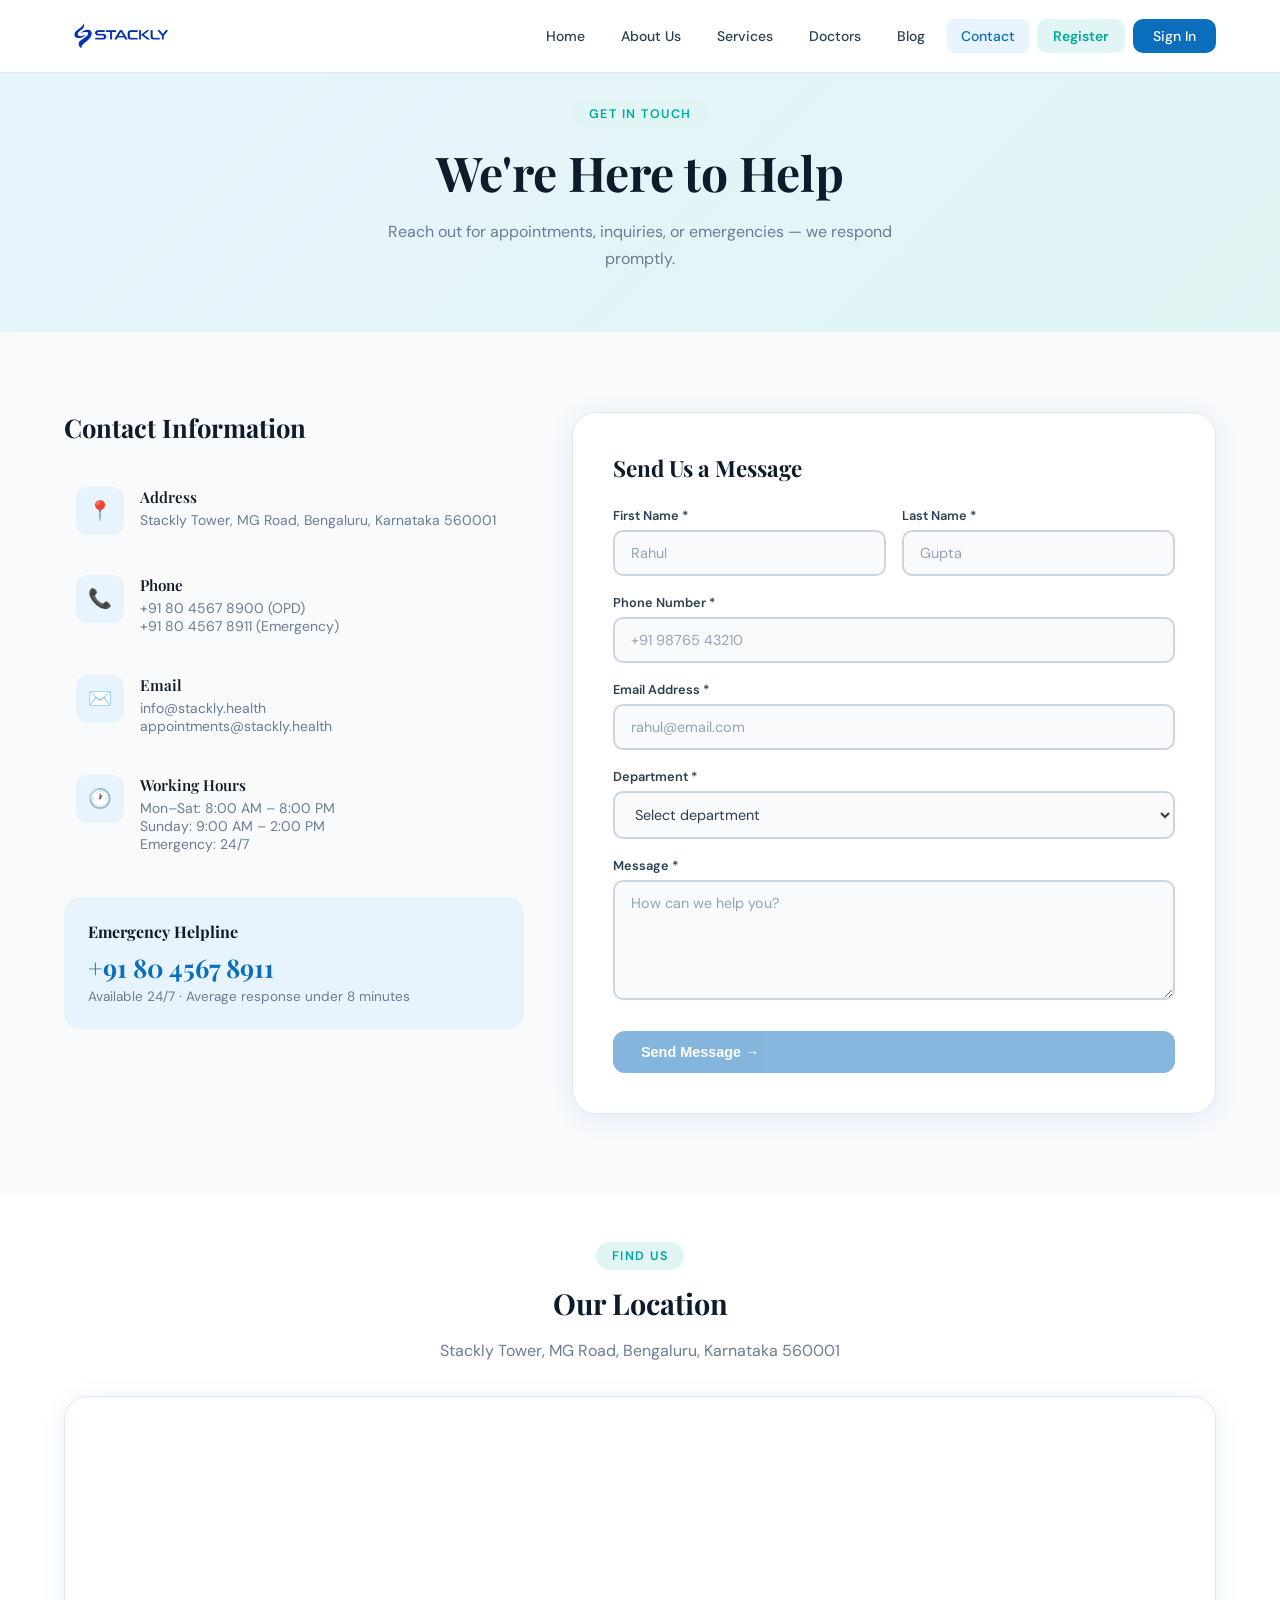
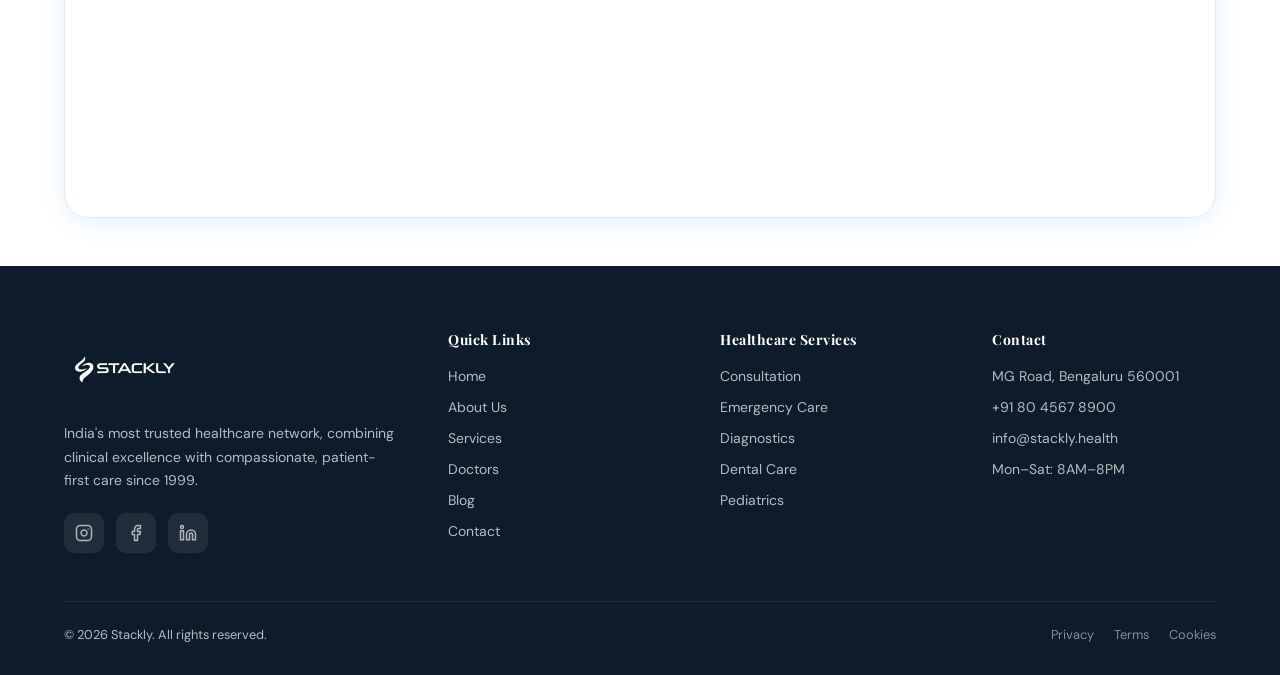
<file: contact.html>
﻿
<!DOCTYPE html>
<html lang="en">
<head>
<meta charset="UTF-8">
<meta name="viewport" content="width=device-width, initial-scale=1.0">
<meta name="description" content="Contact Stackly – Reach our team for appointments, inquiries, or emergencies.">
<title>Contact Us | Stackly</title>
<link rel="preconnect" href="https://fonts.googleapis.com">
<link href="https://fonts.googleapis.com/css2?family=Playfair+Display:wght@400;600;700&family=DM+Sans:wght@300;400;500;600&display=swap" rel="stylesheet">
<link rel="stylesheet" href="styles.css">
<style>
  .contact-info-item { display:flex; gap:16px; align-items:flex-start; margin-bottom:8px; }
  .contact-info-item:hover .contact-icon { background:var(--primary); color:#fff; }
  .contact-form-card { background:#fff; border-radius:var(--radius-lg); border:1px solid var(--border); padding:40px; box-shadow:var(--shadow); }
</style>
</head>
<body>

<!-- NAV -->
<nav id="mainNav">
  <div class="nav-inner">
    <a class="nav-logo" href="index.html"><img src="stackly-logo.webp" alt="Stackly" class="nav-logo-img"></a>
    <div class="nav-links">
      <a href="index.html">Home</a>
      <a href="about.html">About Us</a>
      <a href="services.html">Services</a>
      <a href="doctors.html">Doctors</a>
      <a href="blog.html">Blog</a>
      <a href="contact.html" class="active">Contact</a>
      <a href="register.html" class="nav-register">Register</a>
      <a href="signin.html" class="nav-signin">Sign In</a>
    </div>
    <button class="hamburger" onclick="toggleMenu()" aria-label="Menu">
      <span></span><span></span><span></span>
    </button>
  </div>
  <div class="mobile-menu" id="mobileMenu">
    <a href="index.html">Home</a>
    <a href="about.html">About Us</a>
    <a href="services.html">Services</a>
    <a href="doctors.html">Doctors</a>
    <a href="blog.html">Blog</a>
    <a href="contact.html">Contact</a>
    <a href="register.html">Register</a>
    <a href="signin.html">Sign In</a>
  </div>
</nav>

<!-- PAGE HEADER -->
<div style="background:linear-gradient(135deg,var(--primary-light),var(--teal-light));padding:100px 0 60px;">
  <div class="container text-center">
    <div class="section-label">Get In Touch</div>
    <h1 class="section-title" style="font-size:clamp(2rem,5vw,3rem);">We're Here to Help</h1>
    <p class="section-sub" style="margin:0 auto;">Reach out for appointments, inquiries, or emergencies — we respond promptly.</p>
  </div>
</div>

<!-- CONTACT CONTENT -->
<section>
  <div class="container">
    <div class="contact-grid">
      <div data-aos="fade-right">
        <h2 class="section-title" style="font-size:1.6rem;margin-bottom:32px;">Contact Information</h2>
        <div class="contact-info-item">
          <div class="contact-icon">📍</div>
          <div><h4>Address</h4><p>Stackly Tower, MG Road, Bengaluru, Karnataka 560001</p></div>
        </div>
        <div class="contact-info-item">
          <div class="contact-icon">📞</div>
          <div><h4>Phone</h4><p>+91 80 4567 8900 (OPD)<br>+91 80 4567 8911 (Emergency)</p></div>
        </div>
        <div class="contact-info-item">
          <div class="contact-icon">✉️</div>
          <div><h4>Email</h4><p>info@stackly.health<br>appointments@stackly.health</p></div>
        </div>
        <div class="contact-info-item">
          <div class="contact-icon">🕐</div>
          <div><h4>Working Hours</h4><p>Mon–Sat: 8:00 AM – 8:00 PM<br>Sunday: 9:00 AM – 2:00 PM<br>Emergency: 24/7</p></div>
        </div>

        <div style="margin-top:32px;background:var(--primary-light);border-radius:var(--radius);padding:24px;">
          <h4 style="color:var(--dark);margin-bottom:8px;">Emergency Helpline</h4>
          <p style="font-size:1.6rem;font-weight:700;color:var(--primary);font-family:'Playfair Display',serif;">+91 80 4567 8911</p>
          <p style="font-size:0.85rem;color:var(--text-light);margin-top:4px;">Available 24/7 · Average response under 8 minutes</p>
        </div>
      </div>

      <div data-aos="fade-left">
        <div class="contact-form-card">
          <h3 style="font-size:1.4rem;color:var(--dark);margin-bottom:24px;">Send Us a Message</h3>
          <div class="form-row">
            <div class="form-group">
              <label>First Name *</label>
              <input type="text" id="c-fname" placeholder="Rahul" oninput="validateName(this)" onkeydown="return /[a-zA-Z\s]/.test(event.key)||event.key==='Backspace'||event.key==='Delete'">
            </div>
            <div class="form-group">
              <label>Last Name *</label>
              <input type="text" id="c-lname" placeholder="Gupta" oninput="validateName(this)" onkeydown="return /[a-zA-Z\s]/.test(event.key)||event.key==='Backspace'||event.key==='Delete'">
            </div>
          </div>
          <div class="form-group">
            <label>Phone Number *</label>
            <input type="tel" id="c-phone" placeholder="+91 98765 43210" maxlength="15" oninput="checkContactForm()" onkeydown="return /[\d\s\+\-\(\)]/.test(event.key)||event.key==='Backspace'||event.key==='Delete'">
            <div id="c-phone-error">Please enter a valid phone number with at least 10 digits.</div>
          </div>
          <div class="form-group">
            <label>Email Address *</label>
            <input type="email" id="c-email" placeholder="rahul@email.com" oninput="checkContactForm()">
          </div>
          <div class="form-group">
            <label>Department *</label>
            <select id="c-dept" oninput="checkContactForm()">
              <option value="">Select department</option>
              <option>Cardiology</option>
              <option>Neurology</option>
              <option>Orthopedics</option>
              <option>Pediatrics</option>
              <option>Dental Care</option>
              <option>General Medicine</option>
              <option>Emergency</option>
            </select>
          </div>
          <div class="form-group">
            <label>Message *</label>
            <textarea id="c-msg" placeholder="How can we help you?" oninput="checkContactForm()"></textarea>
          </div>
          <button class="btn btn-primary submit-btn" id="contactSendBtn" disabled onclick="submitContact()">Send Message →</button>
        </div>
      </div>
    </div>
  </div>
</section>

<!-- GOOGLE MAPS SECTION -->
<section class="map-section">
  <div class="container">
    <div class="text-center" style="margin-bottom:32px;" data-aos="fade-up">
      <div class="section-label">Find Us</div>
      <h2 class="section-title" style="font-size:1.8rem;">Our Location</h2>
      <p class="section-sub" style="margin:0 auto;">Stackly Tower, MG Road, Bengaluru, Karnataka 560001</p>
    </div>
    <div class="map-container" data-aos="fade-up" data-aos-delay="100">
      <iframe
        src="https://maps.google.com/maps?q=MG+Road,+Bengaluru,+Karnataka+560001&output=embed&z=15"
        width="100%" height="420" style="border:0;" allowfullscreen="" loading="lazy"
        referrerpolicy="no-referrer-when-downgrade" title="Stackly Healthcare – MG Road, Bengaluru">
      </iframe>
    </div>
  </div>
</section>

<!-- FOOTER -->
<footer>
  <div class="container">
    <div class="footer-grid">
      <div class="footer-brand">
        <a href="index.html"><img src="stackly-logo.webp" alt="Stackly" class="footer-logo-img"></a>
        <p>India's most trusted healthcare network, combining clinical excellence with compassionate, patient-first care since 1999.</p>
        <div class="social-icons">
          <a href="404.html" class="social-icon" title="Instagram" aria-label="Instagram"><svg xmlns="http://www.w3.org/2000/svg" width="18" height="18" viewBox="0 0 24 24" fill="none" stroke="currentColor" stroke-width="2" stroke-linecap="round" stroke-linejoin="round"><rect x="2" y="2" width="20" height="20" rx="5" ry="5"/><path d="M16 11.37A4 4 0 1 1 12.63 8 4 4 0 0 1 16 11.37z"/><line x1="17.5" y1="6.5" x2="17.51" y2="6.5"/></svg></a>
          <a href="404.html" class="social-icon" title="Facebook" aria-label="Facebook"><svg xmlns="http://www.w3.org/2000/svg" width="18" height="18" viewBox="0 0 24 24" fill="none" stroke="currentColor" stroke-width="2" stroke-linecap="round" stroke-linejoin="round"><path d="M18 2h-3a5 5 0 0 0-5 5v3H7v4h3v8h4v-8h3l1-4h-4V7a1 1 0 0 1 1-1h3z"/></svg></a>
          <a href="404.html" class="social-icon" title="LinkedIn" aria-label="LinkedIn"><svg xmlns="http://www.w3.org/2000/svg" width="18" height="18" viewBox="0 0 24 24" fill="none" stroke="currentColor" stroke-width="2" stroke-linecap="round" stroke-linejoin="round"><path d="M16 8a6 6 0 0 1 6 6v7h-4v-7a2 2 0 0 0-2-2 2 2 0 0 0-2 2v7h-4v-7a6 6 0 0 1 6-6z"/><rect x="2" y="9" width="4" height="12"/><circle cx="4" cy="4" r="2"/></svg></a>
        </div>
      </div>
      <div class="footer-col">
        <h4>Quick Links</h4>
        <ul>
          <li><a href="index.html">Home</a></li>
          <li><a href="about.html">About Us</a></li>
          <li><a href="services.html">Services</a></li>
          <li><a href="doctors.html">Doctors</a></li>
          <li><a href="blog.html">Blog</a></li>
          <li><a href="contact.html">Contact</a></li>
        </ul>
      </div>
      <div class="footer-col">
        <h4>Healthcare Services</h4>
        <ul>
          <li><a href="404.html">Consultation</a></li>
          <li><a href="404.html">Emergency Care</a></li>
          <li><a href="404.html">Diagnostics</a></li>
          <li><a href="404.html">Dental Care</a></li>
          <li><a href="404.html">Pediatrics</a></li>
        </ul>
      </div>
      <div class="footer-col">
        <h4>Contact</h4>
        <ul>
          <li><a ="#">MG Road, Bengaluru 560001</a></li>
          <li><a ="#">+91 80 4567 8900</a></li>
          <li><a ="#">info@stackly.health</a></li>
          <li><a ="#">Mon–Sat: 8AM–8PM</a></li>
        </ul>
      </div>
    </div>
    <div class="footer-bottom">
      <span>© 2026 Stackly. All rights reserved.</span>
      <div class="footer-legal-links" style="display:flex;gap:20px;">
        <a href="404.html" style="color:rgba(255,255,255,0.5);font-size:0.8rem;transition:color 0.3s;">Privacy</a>
        <a href="404.html" style="color:rgba(255,255,255,0.5);font-size:0.8rem;transition:color 0.3s;">Terms</a>
        <a href="404.html" style="color:rgba(255,255,255,0.5);font-size:0.8rem;transition:color 0.3s;">Cookies</a>
      </div>
    </div>
  </div>
</footer>

<script src="script.js"></script>
</body>
</html>
</file>
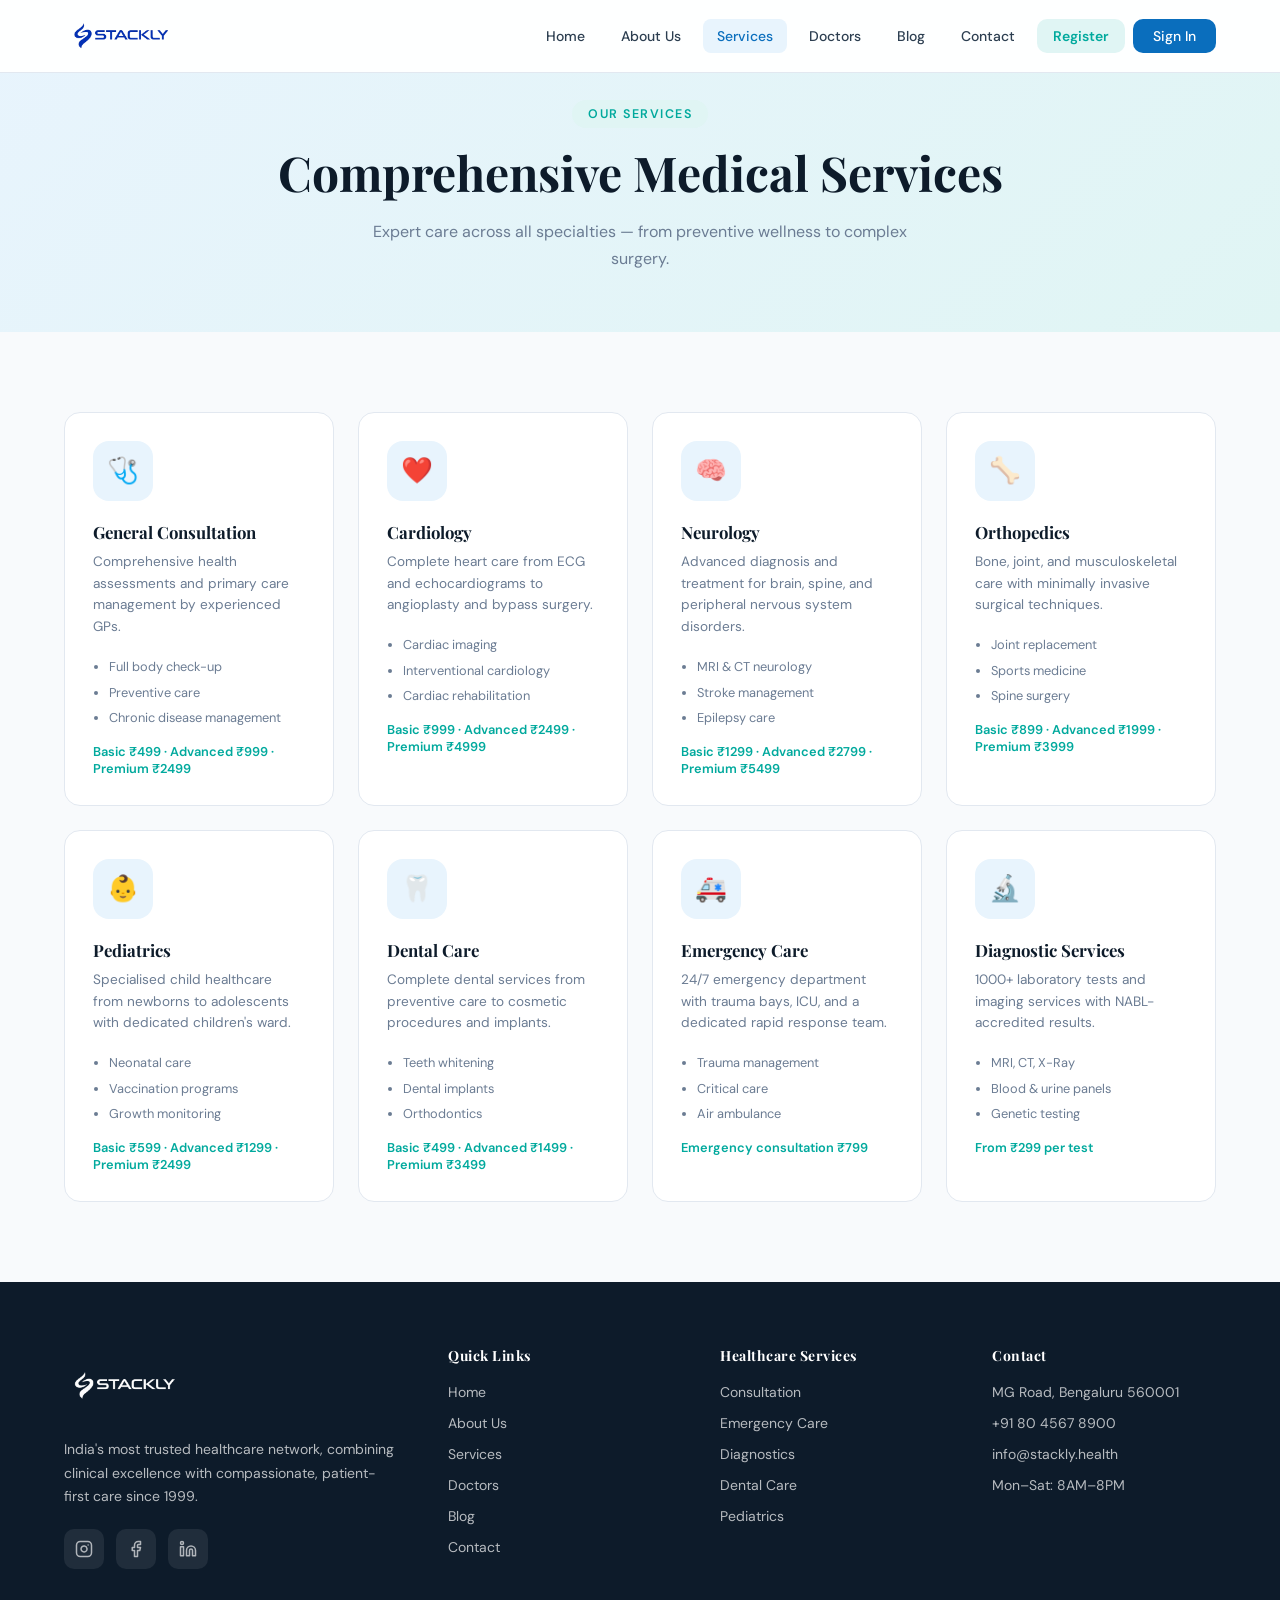
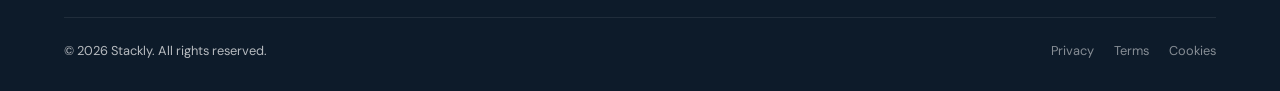
<file: services.html>
﻿
<!DOCTYPE html>
<html lang="en">
<head>
<meta charset="UTF-8">
<meta name="viewport" content="width=device-width, initial-scale=1.0">
<meta name="description" content="Stackly Healthcare Services – Expert care across all specialties from preventive wellness to complex surgery.">
<title>Services | Stackly</title>
<link rel="preconnect" href="https://fonts.googleapis.com">
<link href="https://fonts.googleapis.com/css2?family=Playfair+Display:wght@400;600;700&family=DM+Sans:wght@300;400;500;600&display=swap" rel="stylesheet">
<link rel="stylesheet" href="styles.css">
</head>
<body>

<!-- NAV -->
<nav id="mainNav">
  <div class="nav-inner">
    <a class="nav-logo" href="index.html"><img src="stackly-logo.webp" alt="Stackly" class="nav-logo-img"></a>
    <div class="nav-links">
      <a href="index.html">Home</a>
      <a href="about.html">About Us</a>
      <a href="services.html" class="active">Services</a>
      <a href="doctors.html">Doctors</a>
      <a href="blog.html">Blog</a>
      <a href="contact.html">Contact</a>
      <a href="register.html" class="nav-register">Register</a>
      <a href="signin.html" class="nav-signin">Sign In</a>
    </div>
    <button class="hamburger" onclick="toggleMenu()" aria-label="Menu">
      <span></span><span></span><span></span>
    </button>
  </div>
  <div class="mobile-menu" id="mobileMenu">
    <a href="index.html">Home</a>
    <a href="about.html">About Us</a>
    <a href="services.html">Services</a>
    <a href="doctors.html">Doctors</a>
    <a href="blog.html">Blog</a>
    <a href="contact.html">Contact</a>
    <a href="register.html">Register</a>
    <a href="signin.html">Sign In</a>
  </div>
</nav>

<!-- PAGE HEADER -->
<div style="background:linear-gradient(135deg,var(--primary-light),var(--teal-light));padding:100px 0 60px;">
  <div class="container text-center">
    <div class="section-label">Our Services</div>
    <h1 class="section-title" style="font-size:clamp(2rem,5vw,3rem);">Comprehensive Medical Services</h1>
    <p class="section-sub" style="margin:0 auto;">Expert care across all specialties — from preventive wellness to complex surgery.</p>
  </div>
</div>

<!-- SERVICES GRID -->
<section>
  <div class="container">
    <div class="services-grid">
  
      <div class="service-card" data-aos="fade-up">
        <div class="service-icon">🩺</div>
        <h3>General Consultation</h3>
        <p>Comprehensive health assessments and primary care management by experienced GPs.</p>
  
        <ul style="font-size:0.8rem;color:var(--text-light);margin:12px 0;padding-left:16px;line-height:2;">
          <li>Full body check-up</li>
          <li>Preventive care</li>
          <li>Chronic disease management</li>
        </ul>
  
        <div class="service-price">
          <a href="404.html">Basic ₹499</a> ·
          <a href="404.html">Advanced ₹999</a> ·
          <a href="404.html">Premium ₹2499</a>
        </div>
      </div>
  
      <div class="service-card" data-aos="fade-up" data-aos-delay="100">
        <div class="service-icon">❤️</div>
        <h3>Cardiology</h3>
        <p>Complete heart care from ECG and echocardiograms to angioplasty and bypass surgery.</p>
  
        <ul style="font-size:0.8rem;color:var(--text-light);margin:12px 0;padding-left:16px;line-height:2;">
          <li>Cardiac imaging</li>
          <li>Interventional cardiology</li>
          <li>Cardiac rehabilitation</li>
        </ul>
  
        <div class="service-price">
          <a href="404.html">Basic ₹999</a> ·
          <a href="404.html">Advanced ₹2499</a> ·
          <a href="404.html">Premium ₹4999</a>
        </div>
      </div>
  
      <div class="service-card" data-aos="fade-up" data-aos-delay="200">
        <div class="service-icon">🧠</div>
        <h3>Neurology</h3>
        <p>Advanced diagnosis and treatment for brain, spine, and peripheral nervous system disorders.</p>
  
        <ul style="font-size:0.8rem;color:var(--text-light);margin:12px 0;padding-left:16px;line-height:2;">
          <li>MRI & CT neurology</li>
          <li>Stroke management</li>
          <li>Epilepsy care</li>
        </ul>
  
        <div class="service-price">
          <a href="404.html">Basic ₹1299</a> ·
          <a href="404.html">Advanced ₹2799</a> ·
          <a href="404.html">Premium ₹5499</a>
        </div>
      </div>
  
      <div class="service-card" data-aos="fade-up" data-aos-delay="300">
        <div class="service-icon">🦴</div>
        <h3>Orthopedics</h3>
        <p>Bone, joint, and musculoskeletal care with minimally invasive surgical techniques.</p>
  
        <ul style="font-size:0.8rem;color:var(--text-light);margin:12px 0;padding-left:16px;line-height:2;">
          <li>Joint replacement</li>
          <li>Sports medicine</li>
          <li>Spine surgery</li>
        </ul>
  
        <div class="service-price">
          <a href="404.html">Basic ₹899</a> ·
          <a href="404.html">Advanced ₹1999</a> ·
          <a href="404.html">Premium ₹3999</a>
        </div>
      </div>
  
      <div class="service-card" data-aos="fade-up">
        <div class="service-icon">👶</div>
        <h3>Pediatrics</h3>
        <p>Specialised child healthcare from newborns to adolescents with dedicated children's ward.</p>
  
        <ul style="font-size:0.8rem;color:var(--text-light);margin:12px 0;padding-left:16px;line-height:2;">
          <li>Neonatal care</li>
          <li>Vaccination programs</li>
          <li>Growth monitoring</li>
        </ul>
  
        <div class="service-price">
          <a href="404.html">Basic ₹599</a> ·
          <a href="404.html">Advanced ₹1299</a> ·
          <a href="404.html">Premium ₹2499</a>
        </div>
      </div>
  
      <div class="service-card" data-aos="fade-up" data-aos-delay="100">
        <div class="service-icon">🦷</div>
        <h3>Dental Care</h3>
        <p>Complete dental services from preventive care to cosmetic procedures and implants.</p>
  
        <ul style="font-size:0.8rem;color:var(--text-light);margin:12px 0;padding-left:16px;line-height:2;">
          <li>Teeth whitening</li>
          <li>Dental implants</li>
          <li>Orthodontics</li>
        </ul>
  
        <div class="service-price">
          <a href="404.html">Basic ₹499</a> ·
          <a href="404.html">Advanced ₹1499</a> ·
          <a href="404.html">Premium ₹3499</a>
        </div>
      </div>
  
      <div class="service-card" data-aos="fade-up" data-aos-delay="200">
        <div class="service-icon">🚑</div>
        <h3>Emergency Care</h3>
        <p>24/7 emergency department with trauma bays, ICU, and a dedicated rapid response team.</p>
  
        <ul style="font-size:0.8rem;color:var(--text-light);margin:12px 0;padding-left:16px;line-height:2;">
          <li>Trauma management</li>
          <li>Critical care</li>
          <li>Air ambulance</li>
        </ul>
  
        <div class="service-price">
          <a href="404.html">Emergency consultation ₹799</a>
        </div>
      </div>
  
      <div class="service-card" data-aos="fade-up" data-aos-delay="300">
        <div class="service-icon">🔬</div>
        <h3>Diagnostic Services</h3>
        <p>1000+ laboratory tests and imaging services with NABL-accredited results.</p>
  
        <ul style="font-size:0.8rem;color:var(--text-light);margin:12px 0;padding-left:16px;line-height:2;">
          <li>MRI, CT, X-Ray</li>
          <li>Blood & urine panels</li>
          <li>Genetic testing</li>
        </ul>
  
        <div class="service-price">
          <a href="404.html">From ₹299 per test</a>
        </div>
      </div>
  
    </div>
  </div>
  </div>
</section>

<!-- FOOTER -->
<footer>
  <div class="container">
    <div class="footer-grid">
      <div class="footer-brand">
        <a href="index.html"><img src="stackly-logo.webp" alt="Stackly" class="footer-logo-img"></a>
        <p>India's most trusted healthcare network, combining clinical excellence with compassionate, patient-first care since 1999.</p>
        <div class="social-icons">
          <a href="404.html" class="social-icon" title="Instagram" aria-label="Instagram"><svg xmlns="http://www.w3.org/2000/svg" width="18" height="18" viewBox="0 0 24 24" fill="none" stroke="currentColor" stroke-width="2" stroke-linecap="round" stroke-linejoin="round"><rect x="2" y="2" width="20" height="20" rx="5" ry="5"/><path d="M16 11.37A4 4 0 1 1 12.63 8 4 4 0 0 1 16 11.37z"/><line x1="17.5" y1="6.5" x2="17.51" y2="6.5"/></svg></a>
          <a href="404.html" class="social-icon" title="Facebook" aria-label="Facebook"><svg xmlns="http://www.w3.org/2000/svg" width="18" height="18" viewBox="0 0 24 24" fill="none" stroke="currentColor" stroke-width="2" stroke-linecap="round" stroke-linejoin="round"><path d="M18 2h-3a5 5 0 0 0-5 5v3H7v4h3v8h4v-8h3l1-4h-4V7a1 1 0 0 1 1-1h3z"/></svg></a>
          <a href="404.html" class="social-icon" title="LinkedIn" aria-label="LinkedIn"><svg xmlns="http://www.w3.org/2000/svg" width="18" height="18" viewBox="0 0 24 24" fill="none" stroke="currentColor" stroke-width="2" stroke-linecap="round" stroke-linejoin="round"><path d="M16 8a6 6 0 0 1 6 6v7h-4v-7a2 2 0 0 0-2-2 2 2 0 0 0-2 2v7h-4v-7a6 6 0 0 1 6-6z"/><rect x="2" y="9" width="4" height="12"/><circle cx="4" cy="4" r="2"/></svg></a>
        </div>
      </div>
      <div class="footer-col">
        <h4>Quick Links</h4>
        <ul>
          <li><a href="index.html">Home</a></li>
          <li><a href="about.html">About Us</a></li>
          <li><a href="services.html">Services</a></li>
          <li><a href="doctors.html">Doctors</a></li>
          <li><a href="blog.html">Blog</a></li>
          <li><a href="contact.html">Contact</a></li>
        </ul>
      </div>
      <div class="footer-col">
        <h4>Healthcare Services</h4>
        <ul>
          <li><a href="404.html">Consultation</a></li>
          <li><a href="404.html">Emergency Care</a></li>
          <li><a href="404.html">Diagnostics</a></li>
          <li><a href="404.html">Dental Care</a></li>
          <li><a href="404.html">Pediatrics</a></li>
        </ul>
      </div>
      <div class="footer-col">
        <h4>Contact</h4>
        <ul>
          <li><a ="#">MG Road, Bengaluru 560001</a></li>
          <li><a ="#">+91 80 4567 8900</a></li>
          <li><a ="#">info@stackly.health</a></li>
          <li><a ="#">Mon–Sat: 8AM–8PM</a></li>
        </ul>
      </div>
    </div>
    <div class="footer-bottom">
      <span>© 2026 Stackly. All rights reserved.</span>
      <div class="footer-legal-links" style="display:flex;gap:20px;">
        <a href="404.html" style="color:rgba(255,255,255,0.5);font-size:0.8rem;transition:color 0.3s;">Privacy</a>
        <a href="404.html" style="color:rgba(255,255,255,0.5);font-size:0.8rem;transition:color 0.3s;">Terms</a>
        <a href="404.html" style="color:rgba(255,255,255,0.5);font-size:0.8rem;transition:color 0.3s;">Cookies</a>
      </div>
    </div>
  </div>
</footer>

<script src="script.js"></script>
</body>
</html>
</file>
<file: styles.css>
:root {
  --primary: #0A6EBD;
  --primary-dark: #084E8A;
  --primary-light: #E8F4FD;
  --teal: #00A99D;
  --teal-light: #E0F5F4;
  --accent: #FF6B35;
  --dark: #0D1B2A;
  --text: #2C3E50;
  --text-light: #6B7C93;
  --border: #E2E8F0;
  --bg: #F8FAFC;
  --white: #FFFFFF;
  --shadow: 0 4px 24px rgba(10,110,189,0.10);
  --shadow-lg: 0 16px 48px rgba(10,110,189,0.16);
  --radius: 16px;
  --radius-lg: 24px;
  --transition: 0.32s cubic-bezier(0.4,0,0.2,1);
}
*{margin:0;padding:0;box-sizing:border-box;}
html{scroll-behavior:smooth;font-size:16px;}
body{font-family:'DM Sans',sans-serif;color:var(--text);background:var(--bg);overflow-x:hidden;}
h1,h2,h3,h4{font-family:'Playfair Display',serif;}
a{text-decoration:none;color:inherit;}
img{max-width:100%;display:block;}
.hidden{display:none!important;}

/* ─── NAV ─── */
nav{position:fixed;top:0;left:0;right:0;z-index:1000;background:rgba(255,255,255,0.95);backdrop-filter:blur(20px);border-bottom:1px solid var(--border);transition:box-shadow var(--transition);}
nav.scrolled{box-shadow:var(--shadow);}
.nav-inner{max-width:1200px;margin:0 auto;padding:0 24px;display:flex;align-items:center;height:72px;gap:32px;}
.nav-logo{font-family:'Playfair Display',serif;font-size:1.5rem;font-weight:700;color:var(--primary);letter-spacing:-0.5px;white-space:nowrap;cursor:pointer;display:flex;align-items:center;}
.nav-logo span{color:var(--teal);}
.nav-logo-img{height:75px;vertical-align:middle;display:inline-block;}
.footer-logo-img{height:80px;filter:brightness(0) invert(1);display:block;margin-bottom:12px;}
.dash-sidebar-logo-img{height:65px;filter:brightness(0) invert(1);vertical-align:middle;}
.nav-links{display:flex;gap:8px;margin-left:auto;align-items:center;}
.nav-links a{padding:8px 14px;border-radius:8px;font-size:0.875rem;font-weight:500;color:var(--text);transition:all var(--transition);}
.nav-links a:hover,.nav-links a.active{background:var(--primary-light);color:var(--primary);}
.nav-signin{background:var(--primary)!important;color:var(--white)!important;padding:8px 20px!important;border-radius:10px!important;}
.nav-signin:hover{background:var(--primary-dark)!important;}
.hamburger{display:none;flex-direction:column;gap:5px;cursor:pointer;padding:8px;border:none;background:none;}
.hamburger span{display:block;width:22px;height:2px;background:var(--text);border-radius:2px;transition:var(--transition);}
.mobile-menu{display:none;flex-direction:column;gap:4px;padding:12px 24px 16px;border-top:1px solid var(--border);}
.mobile-menu.open{display:flex;}
.mobile-menu a{padding:10px 14px;border-radius:8px;font-weight:500;font-size:0.9rem;}
.mobile-menu a:hover{background:var(--primary-light);color:var(--primary);}

/* ─── CONTAINER ─── */
.container{max-width:1200px;margin:0 auto;padding:0 24px;}
section{padding:80px 0;}
.section-label{display:inline-block;background:var(--teal-light);color:var(--teal);font-size:0.78rem;font-weight:600;letter-spacing:1.5px;text-transform:uppercase;padding:6px 16px;border-radius:100px;margin-bottom:16px;}
.section-title{font-size:clamp(1.8rem,4vw,2.6rem);line-height:1.2;margin-bottom:16px;color:var(--dark);}
.section-sub{color:var(--text-light);font-size:1rem;line-height:1.7;max-width:560px;}
.text-center{text-align:center;}
.text-center .section-sub{margin:0 auto;}

/* ─── BUTTONS ─── */
.btn{display:inline-flex;align-items:center;gap:8px;padding:13px 28px;border-radius:12px;font-weight:600;font-size:0.9rem;cursor:pointer;border:none;transition:all var(--transition);}
.btn-primary{background:var(--primary);color:#fff;}
.btn-primary:hover{background:var(--primary-dark);transform:translateY(-2px);box-shadow:0 8px 24px rgba(10,110,189,0.35);}
.btn-outline{background:transparent;color:var(--primary);border:2px solid var(--primary);}
.btn-outline:hover{background:var(--primary);color:#fff;transform:translateY(-2px);}
.btn-teal{background:var(--teal);color:#fff;}
.btn-teal:hover{background:#008F84;transform:translateY(-2px);box-shadow:0 8px 24px rgba(0,169,157,0.35);}
.btn-white{background:#fff;color:var(--primary);}
.btn-white:hover{background:var(--primary-light);transform:translateY(-2px);}

/* ─── HERO ─── */
.hero{min-height:100vh;padding-top:72px;background:linear-gradient(135deg,#EBF5FF 0%,#F0FAFB 50%,#E8F5FF 100%);display:flex;align-items:center;position:relative;overflow:hidden;}
.hero::before{content:'';position:absolute;top:-80px;right:-80px;width:600px;height:600px;background:radial-gradient(circle,rgba(10,110,189,0.08) 0%,transparent 70%);pointer-events:none;}
.hero::after{content:'';position:absolute;bottom:-60px;left:-60px;width:400px;height:400px;background:radial-gradient(circle,rgba(0,169,157,0.08) 0%,transparent 70%);pointer-events:none;}
.hero-inner{display:grid;grid-template-columns:1fr 1fr;gap:64px;align-items:center;max-width:1200px;margin:0 auto;padding:80px 24px;}
.hero-badge{display:inline-flex;align-items:center;gap:8px;background:#fff;border:1px solid var(--border);padding:8px 16px;border-radius:100px;font-size:0.8rem;font-weight:600;color:var(--teal);margin-bottom:24px;box-shadow:var(--shadow);}
.hero-badge::before{content:'●';font-size:0.6rem;color:#22C55E;animation:pulse 2s infinite;}
@keyframes pulse{0%,100%{opacity:1;}50%{opacity:0.4;}}
.hero h1{font-size:clamp(2.2rem,5vw,3.8rem);line-height:1.1;margin-bottom:20px;color:var(--dark);}
.hero h1 em{font-style:normal;color:var(--primary);}
.hero-text{color:var(--text-light);font-size:1.05rem;line-height:1.75;margin-bottom:32px;max-width:480px;}
.hero-btns{display:flex;gap:16px;flex-wrap:wrap;}
.hero-img-wrap{position:relative;}
.hero-img{width:100%;border-radius:var(--radius-lg);overflow:hidden;box-shadow:var(--shadow-lg);}
.hero-img img{width:100%;height:480px;object-fit:cover;transition:transform 0.6s ease;}
.hero-img:hover img{transform:scale(1.04);}
.hero-badge-card{position:absolute;bottom:32px;left:-24px;background:#fff;border-radius:16px;padding:16px 20px;box-shadow:var(--shadow-lg);display:flex;align-items:center;gap:12px;}
.hero-badge-card .icon{width:44px;height:44px;background:var(--teal-light);border-radius:12px;display:flex;align-items:center;justify-content:center;font-size:1.3rem;}
.hero-badge-card strong{display:block;font-size:1.1rem;color:var(--dark);}
.hero-badge-card span{font-size:0.75rem;color:var(--text-light);}

/* ─── STATS ─── */
.stats-section{background:var(--primary);padding:60px 0;}
.stats-grid{display:grid;grid-template-columns:repeat(4,1fr);gap:32px;text-align:center;}
.stat-item h3{font-size:2.4rem;color:#fff;font-weight:700;}
.stat-item p{color:rgba(255,255,255,0.75);font-size:0.875rem;margin-top:4px;}

/* ─── CARDS ─── */
.card{background:#fff;border-radius:var(--radius);border:1px solid var(--border);overflow:hidden;transition:all var(--transition);}
.card:hover{transform:translateY(-6px);box-shadow:var(--shadow-lg);}
.card-img{overflow:hidden;height:200px;}
.card-img img{width:100%;height:100%;object-fit:cover;transition:transform 0.5s ease;}
.card:hover .card-img img{transform:scale(1.08);}
.card-body{padding:24px;}
.card-tag{display:inline-block;background:var(--primary-light);color:var(--primary);font-size:0.72rem;font-weight:600;letter-spacing:1px;text-transform:uppercase;padding:4px 12px;border-radius:100px;margin-bottom:12px;}
.card-title{font-size:1.1rem;margin-bottom:8px;color:var(--dark);}
.card-text{font-size:0.875rem;color:var(--text-light);line-height:1.6;}

/* ─── SERVICES GRID ─── */
.services-grid{display:grid;grid-template-columns:repeat(auto-fill,minmax(270px,1fr));gap:24px;}
.service-card{background:#fff;border-radius:var(--radius);border:1px solid var(--border);padding:28px;transition:all var(--transition);cursor:pointer;}
.service-card:hover{transform:translateY(-6px);box-shadow:var(--shadow-lg);border-color:var(--primary);}
.service-icon{width:60px;height:60px;border-radius:16px;background:var(--primary-light);display:flex;align-items:center;justify-content:center;font-size:1.6rem;margin-bottom:20px;transition:var(--transition);}
.service-card:hover .service-icon{background:var(--primary);transform:scale(1.1);}
.service-card h3{font-size:1.05rem;margin-bottom:8px;color:var(--dark);}
.service-card p{font-size:0.85rem;color:var(--text-light);line-height:1.6;margin-bottom:16px;}
.service-price{font-size:0.8rem;font-weight:600;color:var(--teal);}

/* ─── DOCTORS ─── */
.doctors-grid{display:grid;grid-template-columns:repeat(auto-fill,minmax(240px,1fr));gap:24px;}
.doctor-card{background:#fff;border-radius:var(--radius);border:1px solid var(--border);overflow:hidden;transition:all var(--transition);text-align:center;}
.doctor-card:hover{transform:translateY(-6px);box-shadow:var(--shadow-lg);}
.doctor-img{height:220px;overflow:hidden;background:linear-gradient(135deg,var(--primary-light),var(--teal-light));}
.doctor-img img{width:100%;height:100%;object-fit:cover;transition:transform 0.5s ease;}
.doctor-card:hover .doctor-img img{transform:scale(1.07);}
.doctor-info{padding:20px;}
.doctor-info h3{font-size:1rem;color:var(--dark);margin-bottom:4px;}
.doctor-info .spec{font-size:0.8rem;color:var(--teal);font-weight:600;margin-bottom:8px;}
.doctor-meta{display:flex;justify-content:center;gap:16px;font-size:0.78rem;color:var(--text-light);margin-bottom:12px;}
.avail-badge{display:inline-block;background:#DCFCE7;color:#16A34A;font-size:0.72rem;font-weight:600;padding:4px 12px;border-radius:100px;}

/* ─── WHY CHOOSE ─── */
.why-grid{display:grid;grid-template-columns:repeat(3,1fr);gap:24px;}
.why-card{background:#fff;border-radius:var(--radius);border:1px solid var(--border);padding:32px 28px;transition:all var(--transition);}
.why-card:hover{transform:translateY(-6px);box-shadow:var(--shadow-lg);border-color:var(--teal);}
.why-icon{font-size:2rem;margin-bottom:16px;}
.why-card h3{font-size:1.05rem;margin-bottom:10px;color:var(--dark);}
.why-card p{font-size:0.875rem;color:var(--text-light);line-height:1.6;}

/* ─── TESTIMONIALS ─── */
.testimonials-grid{display:grid;grid-template-columns:repeat(3,1fr);gap:24px;}
.testi-card{background:#fff;border-radius:var(--radius);border:1px solid var(--border);padding:28px;transition:all var(--transition);}
.testi-card:hover{transform:translateY(-4px);box-shadow:var(--shadow-lg);}
.stars{color:#F59E0B;font-size:0.9rem;margin-bottom:12px;}
.testi-card p{font-size:0.875rem;color:var(--text);line-height:1.7;margin-bottom:20px;font-style:italic;}
.testi-author{display:flex;align-items:center;gap:12px;}
.testi-avatar{width:44px;height:44px;border-radius:50%;background:linear-gradient(135deg,var(--primary),var(--teal));display:flex;align-items:center;justify-content:center;color:#fff;font-weight:700;font-size:0.9rem;flex-shrink:0;}
.testi-author > div:last-child{display:flex;flex-direction:column;gap:3px;}
.testi-author strong{display:block;font-size:0.9rem;color:var(--dark);font-weight:600;line-height:1.3;}
.testi-author span{display:block;font-size:0.78rem;color:var(--text-light);line-height:1.3;}

/* ─── FAQ ─── */
.faq-list{max-width:720px;margin:0 auto;}
.faq-item{background:#fff;border-radius:12px;border:1px solid var(--border);margin-bottom:12px;overflow:hidden;}
.faq-q{padding:20px 24px;cursor:pointer;display:flex;justify-content:space-between;align-items:center;font-weight:600;font-size:0.95rem;color:var(--dark);transition:background var(--transition);}
.faq-q:hover{background:var(--primary-light);}
.faq-q .arrow{font-size:0.8rem;transition:transform var(--transition);}
.faq-item.open .faq-q{color:var(--primary);}
.faq-item.open .arrow{transform:rotate(180deg);}
.faq-a{padding:0 24px;max-height:0;overflow:hidden;transition:max-height 0.4s ease,padding 0.3s ease;font-size:0.875rem;color:var(--text-light);line-height:1.7;}
.faq-item.open .faq-a{max-height:200px;padding:0 24px 20px;}

/* ─── EMERGENCY SECTION ─── */
.emergency-section{background:linear-gradient(135deg,var(--primary-dark),var(--primary));padding:80px 0;}
.emergency-inner{display:grid;grid-template-columns:1fr 1fr;gap:64px;align-items:center;}
.emergency-section h2{color:#fff;font-size:clamp(1.8rem,4vw,2.8rem);margin-bottom:16px;}
.emergency-section p{color:rgba(255,255,255,0.8);line-height:1.7;margin-bottom:28px;}
.emergency-stats{display:grid;grid-template-columns:1fr 1fr;gap:16px;}
.emergency-stat{background:rgba(255,255,255,0.1);border-radius:12px;padding:16px;backdrop-filter:blur(10px);}
.emergency-stat strong{display:block;font-size:1.4rem;color:#fff;}
.emergency-stat span{font-size:0.8rem;color:rgba(255,255,255,0.7);}

/* ─── ABOUT ─── */
.about-hero{background:linear-gradient(135deg,var(--primary-light),var(--teal-light));padding:100px 0 60px;}
.about-grid{display:grid;grid-template-columns:1fr 1fr;gap:64px;align-items:center;}
.timeline{margin-top:48px;}
.timeline-item{display:flex;gap:20px;margin-bottom:32px;}
.timeline-dot{width:40px;height:40px;background:var(--primary);border-radius:50%;display:flex;align-items:center;justify-content:center;color:#fff;font-weight:700;font-size:0.8rem;flex-shrink:0;margin-top:4px;}
.timeline-content h4{font-size:1rem;color:var(--dark);margin-bottom:6px;}
.timeline-content p{font-size:0.875rem;color:var(--text-light);line-height:1.6;}
.values-grid{display:grid;grid-template-columns:repeat(3,1fr);gap:20px;margin-top:32px;}
.value-card{background:#fff;border-radius:var(--radius);border:1px solid var(--border);padding:24px;text-align:center;transition:all var(--transition);}
.value-card:hover{transform:translateY(-4px);box-shadow:var(--shadow-lg);}
.value-card .icon{font-size:2rem;margin-bottom:12px;}
.value-card h4{font-size:0.95rem;color:var(--dark);margin-bottom:6px;}
.value-card p{font-size:0.8rem;color:var(--text-light);}

/* ─── BLOG ─── */
.blog-grid{display:grid;grid-template-columns:repeat(3,1fr);gap:24px;}

/* ─── CONTACT ─── */
.contact-grid{display:grid;grid-template-columns:1fr 1.4fr;gap:48px;align-items:start;}
.contact-info-item{display:flex;gap:16px;margin-bottom:28px;align-items:flex-start;}
.contact-icon{width:48px;height:48px;background:var(--primary-light);border-radius:12px;display:flex;align-items:center;justify-content:center;font-size:1.2rem;flex-shrink:0;}
.contact-info-item h4{font-size:0.95rem;font-weight:600;color:var(--dark);margin-bottom:4px;}
.contact-info-item p{font-size:0.875rem;color:var(--text-light);}
.form-group{margin-bottom:18px;}
.form-row{display:grid;grid-template-columns:1fr 1fr;gap:16px;}
label{display:block;font-size:0.8rem;font-weight:600;color:var(--text);margin-bottom:6px;}
input,textarea,select{width:100%;padding:12px 16px;border:2px solid var(--border);border-radius:10px;font-family:'DM Sans',sans-serif;font-size:0.9rem;color:var(--text);background:#fff;transition:border-color var(--transition);}
input:focus,textarea:focus,select:focus{outline:none;border-color:var(--primary);}
input.error,textarea.error{border-color:#EF4444;}
.error-msg{font-size:0.75rem;color:#EF4444;margin-top:4px;display:none;}
textarea{resize:vertical;min-height:120px;}
.submit-btn{width:100%;margin-top:8px;}
.submit-btn:disabled{opacity:0.5;cursor:not-allowed;transform:none!important;}

/* ─── AUTH PAGES ─── */
.auth-page{min-height:100vh;background:linear-gradient(135deg,var(--primary-light),var(--teal-light));display:flex;align-items:center;justify-content:center;padding:100px 24px 40px;}
.auth-card{background:#fff;border-radius:var(--radius-lg);box-shadow:var(--shadow-lg);padding:48px;width:100%;max-width:480px;}
.auth-card h2{font-size:1.8rem;color:var(--dark);margin-bottom:8px;}
.auth-card p{color:var(--text-light);font-size:0.9rem;margin-bottom:32px;}
.auth-footer{text-align:center;margin-top:24px;font-size:0.875rem;color:var(--text-light);}
.auth-footer a{color:var(--primary);font-weight:600;}
.role-select{display:grid;grid-template-columns:1fr 1fr;gap:12px;margin-bottom:24px;}
.role-btn{padding:14px;border:2px solid var(--border);border-radius:12px;cursor:pointer;text-align:center;transition:all var(--transition);background:#fff;}
.role-btn:hover,.role-btn.active{border-color:var(--primary);background:var(--primary-light);}
.role-btn .icon{font-size:1.5rem;display:block;margin-bottom:6px;}
.role-btn span{font-size:0.8rem;font-weight:600;color:var(--text);}
.remember-row{display:flex;justify-content:space-between;align-items:center;margin:16px 0;}
.remember-row label{display:flex;align-items:center;gap:8px;font-size:0.875rem;margin:0;cursor:pointer;}
.remember-row a{font-size:0.875rem;color:var(--primary);}
.pw-wrap{position:relative;}
.pw-toggle{position:absolute;right:14px;top:50%;transform:translateY(-50%);cursor:pointer;color:var(--text-light);background:none;border:none;font-size:1rem;}
.strength-bar{height:4px;border-radius:2px;background:var(--border);margin-top:6px;overflow:hidden;}
.strength-bar-fill{height:100%;border-radius:2px;transition:all 0.3s ease;width:0;}

/* ─── DASHBOARD ─── */
.dashboard-layout{display:grid;grid-template-columns:240px 1fr;min-height:100vh;}
.sidebar{background:var(--dark);padding:24px 0;position:sticky;top:0;height:100vh;overflow-y:auto;}
.sidebar-logo{padding:0 24px 24px;border-bottom:1px solid rgba(255,255,255,0.1);}
.sidebar-logo span{font-family:'Playfair Display',serif;color:#fff;font-size:1.1rem;}
.sidebar-nav{padding:16px 0;}
.sidebar-nav a{display:flex;align-items:center;gap:12px;padding:12px 24px;color:rgba(255,255,255,0.65);font-size:0.875rem;font-weight:500;transition:all var(--transition);border-left:3px solid transparent;}
.sidebar-nav a:hover,.sidebar-nav a.active{color:#fff;background:rgba(255,255,255,0.08);border-left-color:var(--teal);}
.sidebar-nav a .icon{font-size:1rem;width:20px;}
.dash-main{padding:32px;background:var(--bg);}
/* ─── DASH MOBILE HEADER ─── */
.dash-mobile-header{display:none;position:fixed;top:0;left:0;right:0;height:60px;background:#fff;border-bottom:1px solid var(--border);align-items:center;justify-content:space-between;padding:0 20px;z-index:150;box-shadow:var(--shadow);}
.dash-mobile-logo{display:flex;align-items:center;gap:8px;text-decoration:none;}
.dash-hamburger{display:flex;flex-direction:column;gap:5px;cursor:pointer;padding:8px;border:none;background:none;}
.dash-hamburger span{display:block;width:22px;height:2px;background:var(--text);border-radius:2px;transition:var(--transition);}
.sidebar-overlay{display:none;position:fixed;inset:0;background:rgba(0,0,0,0.5);z-index:140;backdrop-filter:blur(2px);}
.sidebar-overlay.open{display:block;}
.table-wrap{overflow-x:auto;-webkit-overflow-scrolling:touch;}
.table-wrap table{min-width:520px;}
.dash-header{display:flex;justify-content:space-between;align-items:center;margin-bottom:32px;}
.dash-header h2{font-size:1.6rem;color:var(--dark);}
.dash-header p{color:var(--text-light);font-size:0.875rem;}
.metrics-grid{display:grid;grid-template-columns:repeat(4,1fr);gap:20px;margin-bottom:32px;}
.metric-card{background:#fff;border-radius:var(--radius);border:1px solid var(--border);padding:24px;transition:all var(--transition);}
.metric-card:hover{transform:translateY(-3px);box-shadow:var(--shadow);}
.metric-card .label{font-size:0.78rem;font-weight:600;color:var(--text-light);text-transform:uppercase;letter-spacing:0.5px;margin-bottom:8px;}
.metric-card .value{font-size:2rem;font-weight:700;color:var(--dark);font-family:'Playfair Display',serif;}
.metric-card .change{font-size:0.78rem;margin-top:4px;}
.change.up{color:#16A34A;}
.change.down{color:#DC2626;}
.metric-icon{float:right;font-size:2rem;opacity:0.2;}
.dash-grid{display:grid;grid-template-columns:2fr 1fr;gap:24px;margin-bottom:24px;}
.dash-card{background:#fff;border-radius:var(--radius);border:1px solid var(--border);padding:24px;}
.dash-card h3{font-size:1rem;color:var(--dark);margin-bottom:20px;font-family:'Playfair Display',serif;}
.chart-area{height:200px;position:relative;margin-top:8px;}
canvas{width:100%!important;height:100%!important;}
.appt-item{display:flex;align-items:center;gap:16px;padding:12px 0;border-bottom:1px solid var(--border);}
.appt-item:last-child{border:none;}
.appt-avatar{width:40px;height:40px;border-radius:50%;background:linear-gradient(135deg,var(--primary),var(--teal));display:flex;align-items:center;justify-content:center;color:#fff;font-weight:700;font-size:0.8rem;flex-shrink:0;}
.appt-item h4{font-size:0.875rem;color:var(--dark);}
.appt-item span{font-size:0.78rem;color:var(--text-light);}
.appt-time{margin-left:auto;font-size:0.78rem;background:var(--primary-light);color:var(--primary);padding:4px 10px;border-radius:100px;font-weight:600;}
.notif-item{display:flex;gap:12px;padding:12px;border-radius:10px;margin-bottom:8px;font-size:0.875rem;}
.notif-item.info{background:var(--primary-light);color:var(--primary);}
.notif-item.success{background:#DCFCE7;color:#16A34A;}
.notif-item.warn{background:#FEF9C3;color:#B45309;}
.settings-section{background:#fff;border-radius:var(--radius);border:1px solid var(--border);padding:28px;margin-bottom:20px;}
.settings-section h3{font-size:1rem;color:var(--dark);margin-bottom:20px;padding-bottom:12px;border-bottom:1px solid var(--border);}
.settings-row{display:flex;justify-content:space-between;align-items:center;padding:12px 0;border-bottom:1px solid var(--border);}
.settings-row:last-child{border:none;}
.settings-row label{font-size:0.875rem;font-weight:500;color:var(--text);margin:0;}
.toggle{width:44px;height:24px;background:var(--border);border-radius:100px;position:relative;cursor:pointer;transition:background var(--transition);}
.toggle.on{background:var(--teal);}
.toggle::after{content:'';position:absolute;width:18px;height:18px;background:#fff;border-radius:50%;top:3px;left:3px;transition:transform var(--transition);}
.toggle.on::after{transform:translateX(20px);}

/* ─── STACKLY DASHBOARD ─── */
nav.sidebar-nav{position:static!important;top:auto;left:auto;right:auto;background:transparent!important;backdrop-filter:none!important;z-index:auto!important;border-bottom:none!important;box-shadow:none!important;display:block;height:auto;}
.stackly-logo{display:flex;align-items:center;gap:8px;font-family:'Playfair Display',serif;font-weight:700;font-size:1.35rem;color:#fff;letter-spacing:1px;}
.stackly-logo .logo-mark{font-size:1.2rem;}
.sidebar-user{padding:18px 24px;border-bottom:1px solid rgba(255,255,255,0.08);}
.sidebar-user .su-name{color:#fff;font-weight:600;font-size:0.95rem;}
.sidebar-user .su-email{color:rgba(255,255,255,0.45);font-size:0.75rem;margin-top:2px;}
.nav-badge{margin-left:auto;background:var(--accent);color:#fff;font-size:0.68rem;font-weight:700;min-width:20px;height:20px;border-radius:100px;display:flex;align-items:center;justify-content:center;padding:0 6px;}
.nav-label{padding:18px 24px 8px;font-size:0.68rem;font-weight:700;letter-spacing:1px;color:rgba(255,255,255,0.35);text-transform:uppercase;}
.sidebar-signout{margin:16px 16px 0;background:rgba(255,107,53,0.12);border-radius:12px;color:var(--accent)!important;border-left:none!important;justify-content:center;}
.sidebar-signout:hover{background:rgba(255,107,53,0.2)!important;border-left-color:transparent!important;}

.dash-topbar{display:flex;justify-content:space-between;align-items:flex-start;margin-bottom:24px;}
.dash-topbar h2{font-size:1.5rem;color:var(--dark);}
.dash-topbar p{color:var(--text-light);font-size:0.85rem;margin-top:2px;}
.topbar-bell{position:relative;width:46px;height:46px;border-radius:14px;background:#fff;border:1px solid var(--border);display:flex;align-items:center;justify-content:center;font-size:1.1rem;cursor:pointer;}
.topbar-bell .bell-dot{position:absolute;top:11px;right:13px;width:8px;height:8px;background:var(--accent);border-radius:50%;border:2px solid #fff;}

.welcome-hero{background:linear-gradient(135deg,#0D1B2A 0%,#13294B 55%,#1B3A6B 100%);border-radius:var(--radius-lg);padding:36px;display:grid;grid-template-columns:1.4fr 1fr;gap:32px;margin-bottom:28px;color:#fff;}
.wh-greet{color:rgba(255,255,255,0.65);font-weight:500;font-size:0.95rem;margin-bottom:8px;}
.wh-title{font-size:2.6rem;line-height:1.1;color:#fff;margin-bottom:24px;}
.wh-title span{color:var(--teal);}
.wh-score-row{display:flex;align-items:center;gap:20px;margin-bottom:26px;}
.score-ring{width:96px;height:96px;border-radius:50%;flex-shrink:0;background:conic-gradient(var(--teal) calc(var(--p)*1%),rgba(255,255,255,0.12) 0);display:flex;align-items:center;justify-content:center;}
.score-inner{width:76px;height:76px;border-radius:50%;background:#0D1B2A;display:flex;flex-direction:column;align-items:center;justify-content:center;}
.score-inner b{font-size:1.5rem;color:#fff;font-family:'Playfair Display',serif;}
.score-inner small{font-size:0.65rem;color:rgba(255,255,255,0.5);}
.wh-score-text h3{font-size:1.05rem;color:#fff;margin-bottom:4px;}
.wh-score-text p{font-size:0.85rem;color:rgba(255,255,255,0.6);line-height:1.5;}
.wh-actions{display:flex;gap:12px;flex-wrap:wrap;}
.wh-btn{padding:12px 20px;border-radius:12px;border:none;font-family:inherit;font-size:0.85rem;font-weight:600;cursor:pointer;transition:all var(--transition);color:#fff;}
.wh-btn.primary{background:var(--teal);}
.wh-btn.primary:hover{background:#00897e;}
.wh-btn.dark{background:rgba(255,255,255,0.08);}
.wh-btn.dark:hover{background:rgba(255,255,255,0.16);}
.wh-vitals{display:grid;grid-template-columns:1fr 1fr;gap:14px;}
.vital-chip{background:rgba(255,255,255,0.06);border:1px solid rgba(255,255,255,0.08);border-radius:14px;padding:16px;}
.vc-label{font-size:0.7rem;font-weight:600;letter-spacing:0.5px;text-transform:uppercase;color:rgba(255,255,255,0.5);margin-bottom:8px;}
.vc-val{font-size:1.5rem;font-weight:700;color:#fff;font-family:'Playfair Display',serif;}
.vc-val span{font-size:0.85rem;color:rgba(255,255,255,0.5);font-family:'DM Sans',sans-serif;font-weight:400;}
.vc-tag{font-size:0.72rem;margin-top:6px;color:#34D399;}

.stat-row{display:grid;grid-template-columns:repeat(4,1fr);gap:18px;margin-bottom:28px;}
.stat-card{background:#fff;border:1px solid var(--border);border-radius:var(--radius);padding:20px;display:flex;align-items:center;gap:16px;transition:all var(--transition);}
.stat-card:hover{transform:translateY(-3px);box-shadow:var(--shadow);}
.sc-icon{width:52px;height:52px;border-radius:14px;display:flex;align-items:center;justify-content:center;font-size:1.4rem;flex-shrink:0;}
.sc-icon.blue{background:var(--primary-light);}
.sc-icon.teal{background:var(--teal-light);}
.sc-icon.amber{background:#FEF3C7;}
.sc-icon.pink{background:#FCE7F3;}
.sc-num{font-size:1.7rem;font-weight:700;color:var(--dark);font-family:'Playfair Display',serif;line-height:1;}
.sc-label{font-size:0.78rem;color:var(--text-light);margin-top:4px;}

.card-head{display:flex;justify-content:space-between;align-items:center;margin-bottom:18px;}
.card-head h3{margin:0;}
.card-link{font-size:0.8rem;color:var(--teal);font-weight:600;}
.appt-row{display:flex;align-items:center;gap:16px;padding:14px 0;border-bottom:1px solid var(--border);}
.appt-row:last-child{border:none;padding-bottom:0;}
.appt-date{width:52px;height:52px;border-radius:12px;background:linear-gradient(135deg,var(--primary),var(--teal));color:#fff;display:flex;flex-direction:column;align-items:center;justify-content:center;flex-shrink:0;}
.appt-date b{font-size:1.1rem;line-height:1;}
.appt-date small{font-size:0.6rem;letter-spacing:0.5px;}
.appt-info{flex:1;display:flex;flex-direction:column;gap:2px;}
.appt-info h4{font-size:0.9rem;color:var(--dark);}
.appt-info span{font-size:0.76rem;color:var(--text-light);}
.appt-meta{font-size:0.72rem!important;}
.appt-status{font-size:0.72rem;font-weight:600;padding:5px 12px;border-radius:100px;flex-shrink:0;}
.appt-status.ok{background:#DCFCE7;color:#16A34A;}
.appt-status.pend{background:#FEF9C3;color:#B45309;}
.mini-vitals{display:grid;grid-template-columns:1fr 1fr;gap:12px;margin-bottom:18px;}
.mv-box{background:var(--bg);border-radius:12px;padding:14px;}
.mv-label{font-size:0.68rem;font-weight:600;letter-spacing:0.5px;text-transform:uppercase;color:var(--text-light);margin-bottom:6px;}
.mv-val{font-size:1.3rem;font-weight:700;color:var(--dark);font-family:'Playfair Display',serif;}
.mv-val span{font-size:0.78rem;color:var(--text-light);font-family:'DM Sans',sans-serif;font-weight:400;}
.vitals-chart{height:120px;position:relative;}

@media(max-width:900px){
  .welcome-hero{grid-template-columns:1fr;}
  .stat-row{grid-template-columns:1fr 1fr;}
}

/* ─── 404 ─── */
.page-404{min-height:100vh;display:flex;flex-direction:column;align-items:center;justify-content:center;text-align:center;padding:100px 24px 40px;background:linear-gradient(135deg,var(--primary-light),var(--teal-light));}
.page-404 .big-num{font-family:'Playfair Display',serif;font-size:clamp(5rem,20vw,10rem);color:var(--primary);line-height:1;opacity:0.15;}
.page-404 h2{font-size:1.8rem;color:var(--dark);margin-bottom:12px;margin-top:-20px;}
.page-404 p{color:var(--text-light);max-width:400px;margin-bottom:32px;}
.illustration-404{font-size:5rem;margin-bottom:16px;}

/* ─── FOOTER ─── */
footer{background:var(--dark);padding:64px 0 32px;color:rgba(255,255,255,0.7);}
.footer-grid{display:grid;grid-template-columns:1.5fr 1fr 1fr 1fr;gap:48px;margin-bottom:48px;}
.footer-brand h3{font-family:'Playfair Display',serif;color:#fff;font-size:1.3rem;margin-bottom:12px;}
.footer-brand p{font-size:0.875rem;line-height:1.7;margin-bottom:20px;}
.social-icons{display:flex;gap:12px;}
.social-icon{width:40px;height:40px;background:rgba(255,255,255,0.08);border-radius:10px;display:flex;align-items:center;justify-content:center;font-size:1rem;cursor:pointer;transition:all var(--transition);}
.social-icon:hover{background:var(--primary);transform:translateY(-3px);}
.footer-col h4{color:#fff;font-size:0.875rem;font-weight:700;margin-bottom:16px;letter-spacing:0.5px;}
.footer-col ul{list-style:none;}
.footer-col ul li{margin-bottom:10px;}
.footer-col ul li a{font-size:0.875rem;transition:color var(--transition);}
.footer-col ul li a:hover{color:#fff;}
.footer-bottom{border-top:1px solid rgba(255,255,255,0.08);padding-top:24px;font-size:0.8rem;display:flex;justify-content:space-between;align-items:center;}

/* ─── LOADING ─── */
.page-loading{position:fixed;inset:0;background:#fff;z-index:9999;display:flex;align-items:center;justify-content:center;flex-direction:column;gap:16px;transition:opacity 0.5s ease;}
.page-loading.out{opacity:0;pointer-events:none;}
.loader{width:48px;height:48px;border:4px solid var(--border);border-top-color:var(--primary);border-radius:50%;animation:spin 0.8s linear infinite;}
@keyframes spin{to{transform:rotate(360deg);}}

/* ─── RESPONSIVE ─── */
@media(max-width:1024px){
  .hero-inner{grid-template-columns:1fr;gap:40px;}
  .hero-img-wrap{max-width:500px;margin:0 auto;}
  .about-grid{grid-template-columns:1fr;}
  .emergency-inner{grid-template-columns:1fr;}
  .contact-grid{grid-template-columns:1fr;}
  .footer-grid{grid-template-columns:1fr 1fr;}
  .why-grid{grid-template-columns:1fr 1fr;}
  .testimonials-grid{grid-template-columns:1fr 1fr;}
  .blog-grid{grid-template-columns:1fr 1fr;}
}
@media(max-width:768px){
  .nav-links{display:none;}
  .hamburger{display:flex;}
  .stats-grid{grid-template-columns:1fr 1fr;}
  .why-grid{grid-template-columns:1fr;}
  .testimonials-grid{grid-template-columns:1fr;}
  .blog-grid{grid-template-columns:1fr;}
  .values-grid{grid-template-columns:1fr 1fr;}
  .metrics-grid{grid-template-columns:1fr 1fr;}
  .dash-grid{grid-template-columns:1fr;}
  .dashboard-layout{grid-template-columns:1fr;}
  .sidebar{display:block;position:fixed;left:0;top:0;height:100vh;width:260px;z-index:200;transform:translateX(-100%);transition:transform var(--transition);}
  .sidebar.open{transform:translateX(0);}
  .dash-mobile-header{display:flex;}
  .dash-main{padding:76px 16px 24px;}
  .welcome-hero{padding:22px;grid-template-columns:1fr;gap:20px;}
  .wh-title{font-size:1.9rem;}
  .wh-vitals{grid-template-columns:1fr 1fr;}
  .stat-row{grid-template-columns:1fr 1fr;gap:12px;}
  .metrics-grid{gap:12px;}
  .dash-grid{gap:16px;}
  .dash-topbar{flex-wrap:wrap;gap:10px;align-items:flex-start;}
  .dash-topbar .btn{width:100%;}
  .settings-section{padding:20px 16px;}
  .appt-row{flex-wrap:wrap;gap:8px;}
  .chart-area{height:180px;}
  .footer-grid{grid-template-columns:1fr;}
  section{padding:60px 0;}
  .auth-card{padding:32px 24px;}
  .form-row{grid-template-columns:1fr;}
}
@media(max-width:480px){
  .stats-grid{grid-template-columns:1fr 1fr;}
  .metrics-grid{grid-template-columns:1fr;}
  .stat-row{grid-template-columns:1fr;}
  .hero-btns{flex-direction:column;}
  .values-grid{grid-template-columns:1fr;}
  .wh-title{font-size:1.6rem;}
  .wh-vitals{grid-template-columns:1fr 1fr;}
  .mini-vitals{grid-template-columns:1fr 1fr;}
  .dash-main{padding:72px 12px 20px;}
  .chart-area{height:160px;}
  .wh-score-row{flex-direction:column;align-items:flex-start;gap:12px;}
}

/* ─── AOS-like scroll animations ─── */
[data-aos]{opacity:0;transform:translateY(30px);transition:opacity 0.6s ease,transform 0.6s ease;}
[data-aos].aos-animate{opacity:1;transform:none;}
[data-aos="fade-right"]{transform:translateX(-30px);}
[data-aos="fade-right"].aos-animate{transform:none;}
[data-aos="fade-left"]{transform:translateX(30px);}
[data-aos="fade-left"].aos-animate{transform:none;}
[data-aos-delay="100"]{transition-delay:0.1s;}
[data-aos-delay="200"]{transition-delay:0.2s;}
[data-aos-delay="300"]{transition-delay:0.3s;}
[data-aos-delay="400"]{transition-delay:0.4s;}
[data-aos-delay="500"]{transition-delay:0.5s;}

.img-placeholder{background:linear-gradient(135deg,var(--primary-light) 0%,var(--teal-light) 100%);display:flex;align-items:center;justify-content:center;font-size:3rem;}
.glass{background:rgba(255,255,255,0.7);backdrop-filter:blur(20px);border:1px solid rgba(255,255,255,0.5);}

/* ─── STACKLY ADDITIONS ─── */
.nav-register{background:var(--teal-light)!important;color:var(--teal)!important;padding:8px 16px!important;border-radius:10px!important;font-weight:600!important;}
.nav-register:hover{background:var(--teal)!important;color:#fff!important;}

/* ─── CONTACT FORM VISIBILITY ─── */
input,textarea,select{border:2px solid #CBD5E1!important;background:#F8FAFC!important;}
input:focus,textarea:focus,select:focus{outline:none!important;border-color:var(--primary)!important;background:#fff!important;box-shadow:0 0 0 3px rgba(10,110,189,0.12)!important;}
input::placeholder,textarea::placeholder{color:#94A3B8;}

/* ─── CONTACT INFO HOVER ─── */
.contact-info-item{transition:all 0.3s ease;border-radius:12px;padding:12px;margin-bottom:16px!important;cursor:default;}
.contact-info-item:hover{background:var(--primary-light);transform:translateX(6px);}
.contact-info-item:hover .contact-icon{background:var(--primary);color:#fff;}
.contact-icon{transition:all 0.3s ease;}

/* ─── AUTH ERROR ─── */
.auth-error{background:#FEE2E2;color:#DC2626;padding:12px 16px;border-radius:8px;font-size:0.875rem;margin-bottom:16px;display:none;border:1px solid #FECACA;}

/* ─── 3-COL ROLE SELECT ─── */
.role-select-3{display:grid;grid-template-columns:1fr 1fr 1fr;gap:12px;margin-bottom:24px;}
.reg-role-btn{padding:14px;border:2px solid var(--border);border-radius:12px;cursor:pointer;text-align:center;transition:all var(--transition);background:#fff;}
.reg-role-btn:hover,.reg-role-btn.active{border-color:var(--primary);background:var(--primary-light);}
.reg-role-btn .icon{font-size:1.5rem;display:block;margin-bottom:6px;}
.reg-role-btn span{font-size:0.8rem;font-weight:600;color:var(--text);}

/* ─── SOCIAL ICONS (SVG) ─── */
.social-icon{color:rgba(255,255,255,0.65);display:flex;align-items:center;justify-content:center;}
.social-icon svg{display:block;}
.social-icon:hover{color:#fff;background:var(--primary);}

/* ─── 404 PAGE ENHANCED ─── */
.page-404-wrap{min-height:100vh;display:flex;flex-direction:column;align-items:center;justify-content:center;text-align:center;padding:120px 24px 60px;background:linear-gradient(135deg,var(--primary-light) 0%,var(--teal-light) 100%);}
.err-num{font-family:'Playfair Display',serif;font-size:clamp(6rem,22vw,11rem);font-weight:700;line-height:1;background:linear-gradient(135deg,var(--primary),var(--teal));-webkit-background-clip:text;-webkit-text-fill-color:transparent;background-clip:text;}
.err-icon{font-size:4rem;margin-bottom:12px;animation:float 3s ease-in-out infinite;}
@keyframes float{0%,100%{transform:translateY(0);}50%{transform:translateY(-12px);}}
.page-404-btns{display:flex;gap:16px;flex-wrap:wrap;justify-content:center;margin-top:28px;}

/* ─── FOOTER LINKS ─── */
.footer-legal-links a:hover{color:#fff!important;}

/* ─── DASHBOARD TABLE RESPONSIVE ─── */
@media(max-width:768px){
  table{font-size:0.78rem;}
  .metrics-grid{grid-template-columns:1fr 1fr;}
  .stat-row{grid-template-columns:1fr 1fr;}
  .role-select-3{grid-template-columns:1fr 1fr 1fr;}
}
@media(max-width:480px){
  .role-select-3{grid-template-columns:1fr;}
  .page-404-btns{flex-direction:column;align-items:center;}
}
@media(max-width:375px){
  .wh-vitals{grid-template-columns:1fr;}
  .mini-vitals{grid-template-columns:1fr;}
  .stat-row{grid-template-columns:1fr;}
  .metrics-grid{grid-template-columns:1fr;}
  .sidebar{width:100%;}
  .dash-main{padding:68px 10px 16px;}
  .welcome-hero{padding:16px;}
  .wh-title{font-size:1.4rem;}
}

/* ─── HOW IT WORKS ─── */
.hiw-section{background:var(--bg);}
.steps-grid{display:grid;grid-template-columns:repeat(4,1fr);gap:24px;}
.step-card{background:#fff;border-radius:var(--radius);border:1px solid var(--border);padding:36px 24px;text-align:center;transition:all var(--transition);}
.step-card:hover{transform:translateY(-6px);box-shadow:var(--shadow-lg);border-color:var(--primary);}
.step-num{font-family:'Playfair Display',serif;font-size:3rem;font-weight:700;color:var(--border);line-height:1;margin-bottom:16px;transition:color var(--transition);}
.step-card:hover .step-num{color:var(--primary-light);}
.step-icon-box{font-size:1.8rem;width:60px;height:60px;background:var(--primary-light);border-radius:14px;display:flex;align-items:center;justify-content:center;margin:0 auto 20px;transition:var(--transition);}
.step-card:hover .step-icon-box{background:var(--primary);}
.step-card h3{font-size:1rem;color:var(--dark);margin-bottom:10px;}
.step-card p{font-size:0.85rem;color:var(--text-light);line-height:1.65;}

/* ─── SECTION HEADER ROW ─── */
.section-header-row{display:flex;justify-content:space-between;align-items:flex-end;gap:24px;flex-wrap:wrap;}
.section-header-row > div{flex:1;min-width:0;}

/* ─── FEATURED DOCTORS SECTION ─── */
.featured-doctors-section{background:var(--bg);}

/* ─── BLOG CARD HOME ─── */
.blog-card-home{display:block;color:inherit;}
.blog-card-home:hover{color:inherit;}
.blog-meta-row{display:flex;justify-content:space-between;align-items:center;margin-top:16px;padding-top:12px;border-top:1px solid var(--border);}
.blog-author{font-size:0.78rem;font-weight:600;color:var(--primary);}
.blog-read{font-size:0.75rem;color:var(--text-light);background:var(--bg);padding:3px 10px;border-radius:100px;}

/* ─── PARTNERS SECTION ─── */
.partners-section{background:#fff;padding:36px 0;border-top:1px solid var(--border);border-bottom:1px solid var(--border);}
.partners-label{text-align:center;font-size:0.75rem;font-weight:700;letter-spacing:1.5px;text-transform:uppercase;color:var(--text-light);margin-bottom:24px;}
.partners-strip{display:flex;align-items:center;justify-content:center;flex-wrap:wrap;}
.partner-badge{font-size:0.9rem;font-weight:600;color:var(--text-light);padding:10px 28px;white-space:nowrap;transition:color var(--transition);cursor:default;}
.partner-badge:hover{color:var(--primary);}
.partner-divider{width:1px;height:22px;background:var(--border);flex-shrink:0;}

/* ─── CTA SECTION ─── */
.cta-section{background:linear-gradient(135deg,var(--primary-dark) 0%,var(--primary) 55%,#0099BB 100%);padding:80px 0;}
.cta-inner{display:grid;grid-template-columns:1.2fr 1fr;gap:64px;align-items:center;}
.cta-content .section-label{margin-bottom:20px;}
.cta-content h2{color:#fff;font-size:clamp(1.8rem,4vw,2.8rem);line-height:1.15;margin-bottom:16px;}
.cta-content p{color:rgba(255,255,255,0.82);font-size:1rem;line-height:1.75;margin-bottom:32px;max-width:440px;}
.cta-btns{display:flex;gap:16px;flex-wrap:wrap;align-items:center;}
.cta-outline-btn{display:inline-flex;align-items:center;gap:8px;background:transparent;color:#fff;border:2px solid rgba(255,255,255,0.5);padding:13px 28px;border-radius:12px;font-weight:600;font-size:0.9rem;transition:all var(--transition);cursor:pointer;}
.cta-outline-btn:hover{background:rgba(255,255,255,0.15);border-color:#fff;transform:translateY(-2px);}
.cta-stats-wrap{display:grid;grid-template-columns:1fr 1fr;gap:16px;}
.cta-stat-card{background:rgba(255,255,255,0.1);backdrop-filter:blur(10px);border:1px solid rgba(255,255,255,0.15);border-radius:var(--radius);padding:24px;text-align:center;transition:all var(--transition);}
.cta-stat-card:hover{background:rgba(255,255,255,0.18);transform:translateY(-3px);}
.cta-stat-num{display:block;font-family:'Playfair Display',serif;font-size:1.8rem;font-weight:700;color:#fff;line-height:1.2;margin-bottom:6px;}
.cta-stat-lbl{font-size:0.78rem;color:rgba(255,255,255,0.7);font-weight:500;}

/* ─── RESPONSIVE — NEW SECTIONS ─── */
@media(max-width:1024px){
  .steps-grid{grid-template-columns:repeat(2,1fr);}
  .cta-inner{grid-template-columns:1fr;gap:40px;}
  .cta-stats-wrap{grid-template-columns:repeat(4,1fr);}
  .section-header-row{flex-direction:column;align-items:flex-start;}
}
@media(max-width:768px){
  .steps-grid{grid-template-columns:1fr 1fr;}
  .cta-stats-wrap{grid-template-columns:1fr 1fr;}
  .partner-divider{display:none;}
  .partners-strip{gap:4px;}
  .cta-section{padding:60px 0;}
}
@media(max-width:480px){
  .steps-grid{grid-template-columns:1fr;}
  .cta-btns{flex-direction:column;align-items:stretch;}
  .cta-outline-btn{justify-content:center;}
  .cta-stat-num{font-size:1.5rem;}
}

/* ─── RESPONSIVE TABLE → CARD LAYOUT (mobile ≤576px) ─── */
@media(max-width:576px){
  .table-wrap{overflow-x:visible!important;}
  .table-wrap table{min-width:0!important;width:100%!important;}
  .table-wrap table thead{display:none!important;}
  .table-wrap table,.table-wrap table tbody,.table-wrap table tbody tr{display:block!important;}
  .table-wrap table tbody tr{border-radius:10px;border:1px solid var(--border);margin-bottom:10px;overflow:hidden;background:#fff;}
  .table-wrap table tbody td{display:flex!important;justify-content:space-between;align-items:center;flex-wrap:wrap;gap:4px;padding:9px 14px!important;font-size:0.82rem!important;border-bottom:1px solid var(--border)!important;border-radius:0!important;}
  .table-wrap table tbody td:last-child{border-bottom:none!important;}
  .table-wrap table tbody td::before{content:attr(data-label);font-size:0.68rem;font-weight:700;color:var(--text-light);text-transform:uppercase;letter-spacing:0.5px;flex-shrink:0;margin-right:8px;min-width:60px;}
}

/* ─── STAT CARD NUMBER — LONG VALUE OVERFLOW FIX ─── */
.stat-card{overflow:hidden;}
.stat-card > div:not(.sc-icon){min-width:0;overflow:hidden;}
.sc-num{overflow-wrap:break-word;word-break:break-word;}
.sc-label{overflow-wrap:break-word;}
@media(max-width:768px){.sc-num{font-size:1.4rem;}}
@media(max-width:480px){.sc-num{font-size:1.2rem;}}
@media(max-width:375px){.sc-num{font-size:1rem;}}

/* ─── DASH MAIN SECTIONS — MOBILE PADDING & OVERFLOW ─── */
@media(max-width:576px){
  .dash-topbar{flex-wrap:wrap;gap:8px;margin-bottom:16px;}
  .dash-topbar h2{font-size:1.25rem;}
  .dash-card{padding:16px 14px;}
  .notif-item{font-size:0.82rem;padding:10px 12px;}
  .appt-info h4{font-size:0.85rem;}
  .appt-info span{font-size:0.73rem;}
  .appt-status{font-size:0.68rem;padding:4px 9px;}
  .appt-row{gap:10px;padding:12px 0;}
  .appt-date{width:44px;height:44px;border-radius:10px;flex-shrink:0;}
  .welcome-hero{padding:18px 14px;}
  .wh-title{font-size:1.6rem;}
  .stat-row{gap:10px;}
  .stat-card{padding:14px 12px;gap:10px;}
  .sc-icon{width:42px;height:42px;border-radius:10px;font-size:1.1rem;flex-shrink:0;}
}

/* ─── BUG 005 – STATS HOVER EFFECTS ─── */
.stat-item{cursor:default;transition:transform var(--transition),filter var(--transition);}
.stat-item:hover{transform:translateY(-8px);}
.stat-item h3{transition:all var(--transition);}
.stat-item:hover h3{color:#fff;text-shadow:0 0 24px rgba(255,255,255,0.3);transform:scale(1.06);display:block;}
.stat-item p{transition:color var(--transition);}
.stat-item:hover p{color:rgba(255,255,255,0.98);}

/* ─── BUG 006 – EMERGENCY STATS HOVER EFFECTS ─── */
.emergency-stat{transition:all var(--transition);cursor:default;}
.emergency-stat:hover{background:rgba(255,255,255,0.22);transform:translateY(-5px);box-shadow:0 10px 28px rgba(0,0,0,0.22);}
.emergency-stat strong,.emergency-stat span{transition:all var(--transition);}
.emergency-stat:hover strong{color:#34D399;}

/* ─── BUG 007 – ABOUT TIMELINE HOVER EFFECTS ─── */
.timeline-item{transition:background var(--transition),border-radius var(--transition);border-radius:12px;padding:12px;margin-left:-12px;margin-right:-12px;cursor:default;}
.timeline-item:hover{background:var(--primary-light);}
.timeline-dot{transition:all var(--transition);}
.timeline-item:hover .timeline-dot{background:var(--teal);transform:scale(1.15);box-shadow:0 4px 14px rgba(0,169,157,0.45);}
.timeline-content h4{transition:color var(--transition);}
.timeline-item:hover .timeline-content h4{color:var(--primary);}

/* ─── BUG 007 EXTENDED – ABOUT PAGE IMAGE HOVER ─── */
.about-grid > div:last-child img {
  transition: transform 0.5s ease, box-shadow 0.5s ease;
  cursor: default;
}
.about-grid > div:last-child img:hover {
  transform: scale(1.025);
  box-shadow: 0 24px 64px rgba(10,110,189,0.2);
}

/* ─── BUG 008 – DOCTOR IMAGES FIX ─── */
.doctor-img{height:240px;}
.doctor-img img{object-position:center top;}

/* ─── BUG 011 – MOBILE HORIZONTAL OVERFLOW FIXES ─── */
html{overflow-x:hidden;}
body{overflow-x:hidden;}
@media(max-width:768px){
  .hero-badge-card{left:0;right:16px;max-width:calc(100% - 16px);}
}
@media(max-width:480px){
  .container{padding:0 16px;}
  .partners-strip{overflow-x:auto;-webkit-overflow-scrolling:touch;flex-wrap:nowrap;padding-bottom:4px;}
  .stats-section .stats-grid{overflow:hidden;}
}

/* ─── BUG 012 – DOCTOR IMAGES MOBILE FIX ─── */
@media(max-width:576px){
  .doctor-img{height:220px;}
  .doctor-img img{width:100%;height:100%;object-fit:cover;object-position:center top;}
}

/* ─── FOOTER IMPROVEMENTS ─── */
.footer-col ul li a{transition:color 0.32s ease,padding-left 0.32s ease;display:inline-block;}
.footer-col ul li a:hover{color:#fff;padding-left:7px;}
.social-icon{transition:all 0.38s cubic-bezier(0.175,0.885,0.32,1.275)!important;}
.social-icon:hover{background:var(--primary)!important;transform:translateY(-5px) scale(1.12)!important;box-shadow:0 8px 24px rgba(10,110,189,0.5)!important;color:#fff!important;}

/* ─── FOOTER TEXT-ONLY BRAND ─── */
.footer-brand-name{font-family:'Playfair Display',serif;font-size:1.6rem;font-weight:700;color:#fff;margin-bottom:14px;display:block;letter-spacing:-0.5px;}

/* ─── PASSWORD REQUIREMENTS ─── */
.pw-requirements{background:var(--primary-light);border-radius:10px;padding:12px 16px;margin-top:8px;display:none;}
.pw-requirements p{font-size:0.75rem;font-weight:700;color:var(--dark);margin-bottom:8px;}
.pw-req-item{font-size:0.78rem;display:flex;align-items:center;gap:8px;margin-bottom:5px;transition:color 0.2s;}
.pw-req-item:last-child{margin-bottom:0;}
.req-icon{font-size:0.85rem;width:16px;text-align:center;flex-shrink:0;}

/* ─── CONTACT PHONE ERROR ─── */
#c-phone-error{font-size:0.75rem;color:#EF4444;margin-top:5px;display:none;font-weight:500;}

/* ─── GOOGLE MAPS SECTION ─── */
.map-section{padding:48px 0;background:#fff;}
.map-container{border-radius:var(--radius-lg);overflow:hidden;box-shadow:var(--shadow);border:1px solid var(--border);}
.map-container iframe{display:block;width:100%;height:420px;border:0;}
@media(max-width:768px){.map-container iframe{height:300px;}}
@media(max-width:480px){.map-container iframe{height:240px;}}
</file>
